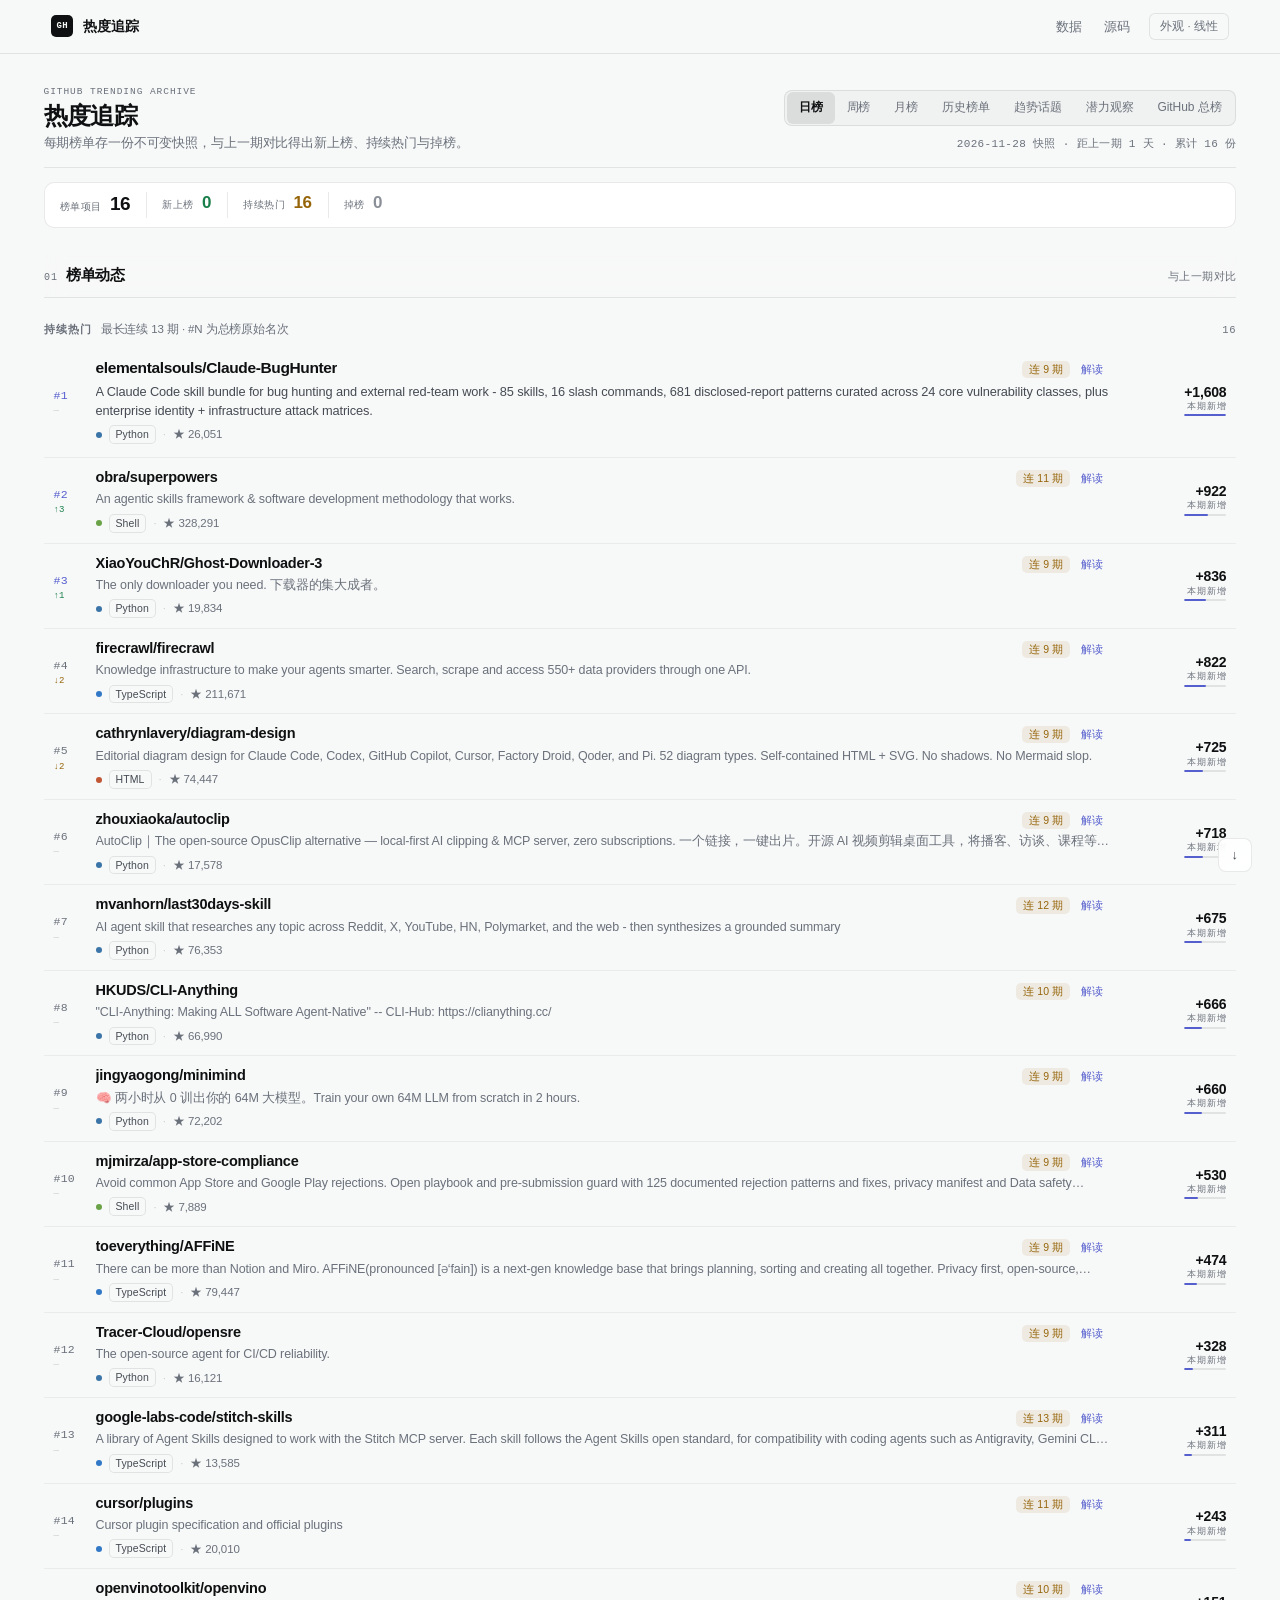
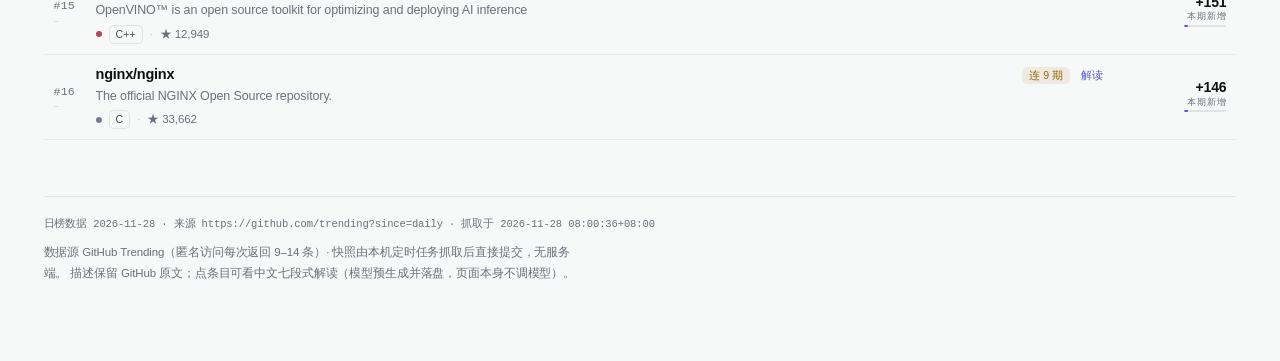
<file: index.html>
<!doctype html>
<html lang="zh-CN" data-skin="linear">
<head>
<meta charset="utf-8" />
<meta name="viewport" content="width=device-width, initial-scale=1" />
<title>GitHub 热度追踪 · 榜单归档</title>
<meta name="description" content="GitHub Trending 每期快照归档：新上榜、持续热门、掉榜，加上话题聚合与潜力观察。" />
<link rel="stylesheet" href="assets/styles.css?v=31" />
</head>
<body>
<header class="topbar">
  <a class="brand" href="./">
    <span class="brand-mark" aria-hidden="true">GH</span>
    <span class="brand-text">热度追踪</span>
  </a>
  <nav class="topnav" aria-label="站点导航">
    <button class="nav-link" id="dataLink" type="button">数据</button>
    <a class="nav-link" href="https://github.com/honor-99/github-trending" target="_blank" rel="noopener">源码</a>
    <button class="nav-pill" id="skinToggle" type="button" aria-label="切换外观">外观 · 线性</button>
  </nav>
</header>

<main class="shell" id="top">

  <section class="console-head">
    <div class="console-title">
      <p class="eyebrow">GitHub Trending Archive</p>
      <h1>热度追踪</h1>
      <p class="console-lede">每期榜单存一份不可变快照，与上一期对比得出新上榜、持续热门与掉榜。</p>
    </div>
    <div class="console-tools">
      <div class="segmented" role="tablist" aria-label="榜单周期">
        <span class="seg-indicator" aria-hidden="true"></span>
        <button role="tab" data-period="daily" aria-selected="true">日榜</button>
        <button role="tab" data-period="weekly" aria-selected="false">周榜</button>
        <button role="tab" data-period="monthly" aria-selected="false">月榜</button>
        <button role="tab" data-period="history" aria-selected="false">历史榜单</button>
        <button role="tab" data-period="topics" aria-selected="false">趋势话题</button>
        <button role="tab" data-period="potential" aria-selected="false">潜力观察</button>
        <button role="tab" data-period="github" aria-selected="false">GitHub 总榜</button>
      </div>
      <p class="console-status" id="controlsMeta"></p>
    </div>
  </section>

  <section class="kpis" id="kpis" aria-live="polite"></section>

  <p class="notice" id="notice" hidden></p>

  <div class="board-grid board-grid--wide">

    <section class="col col--rank" id="rankCol">
      <header class="col-head">
        <span class="col-index">01</span>
        <h2 id="rankTitle">榜单动态</h2>
        <span class="col-hint" id="rankHint">与上一期对比</span>
      </header>

      <section class="block" id="block-history" hidden>
        <div class="block-head">
          <div class="block-title">
            <h3>全部上榜项目</h3>
            <span class="block-sub" id="histSub"></span>
          </div>
          <span class="block-count" id="histCount"></span>
        </div>
        <ol class="list" id="list-history"></ol>
      </section>

      <section class="block" id="block-github" hidden>
        <div class="block-head">
          <div class="block-title">
            <h3>按 star 总数</h3>
            <span class="block-sub" id="ghSub"></span>
          </div>
          <button class="block-refresh" id="ghRefresh" type="button">重新拉取</button>
        </div>
        <ol class="list" id="list-github"></ol>
      </section>

      <section class="block" id="block-new" hidden>
        <div class="block-head">
          <div class="block-title">
            <h3>新上榜</h3>
            <span class="block-sub" id="newSub"></span>
          </div>
          <span class="block-count" id="newCount"></span>
        </div>
        <ol class="list" id="list-new"></ol>
      </section>

      <section class="block" id="block-hot" hidden>
        <div class="block-head">
          <div class="block-title">
            <h3>持续热门</h3>
            <span class="block-sub" id="hotSub"></span>
          </div>
          <span class="block-count" id="hotCount"></span>
        </div>
        <ol class="list" id="list-hot"></ol>
      </section>

      <section class="block" id="block-drop" hidden>
        <div class="block-head">
          <div class="block-title">
            <h3>掉榜</h3>
            <span class="block-sub" id="dropSub"></span>
          </div>
          <span class="block-count" id="dropCount"></span>
        </div>
        <ol class="list list--muted" id="list-drop"></ol>
      </section>

      <section class="block" id="block-empty" hidden>
        <p class="empty" id="emptyText"></p>
      </section>
    </section>

    <section class="col col--topics" id="topics" hidden>
      <header class="col-head">
        <span class="col-index">02</span>
        <h2>趋势话题</h2>
        <span class="col-hint" id="topicsSub"></span>
      </header>
      <div class="topic-list" id="topicList"></div>
      <p class="col-note" id="topicsNote"></p>
    </section>

    <section class="col col--potential" id="potential" hidden>
      <header class="col-head">
        <span class="col-index">03</span>
        <h2>潜力观察</h2>
        <span class="col-hint" id="potentialSub"></span>
      </header>
      <ol class="list" id="potentialList"></ol>
      <p class="col-note" id="potentialNote"></p>
    </section>

  </div>

  <footer class="foot">
    <p id="footSource"></p>
    <p class="foot-dim">
      数据源 GitHub Trending（匿名访问每次返回 9–14 条）· 快照由本机定时任务抓取后直接提交，无服务端。
      描述保留 GitHub 原文；点条目可看中文七段式解读（模型预生成并落盘，页面本身不调模型）。
    </p>
  </footer>
</main>

<div class="drawer" id="drawer" hidden>
  <div class="drawer-backdrop" data-close></div>
  <aside class="drawer-panel" role="dialog" aria-modal="true" aria-labelledby="drawerTitle">
    <header class="drawer-head">
      <div class="drawer-head-main">
        <p class="eyebrow" id="drawerEyebrow">Project Notes</p>
        <h2 id="drawerTitle"></h2>
        <div class="meta" id="drawerMeta"></div>
      </div>
      <button class="drawer-close" data-close aria-label="关闭详情">✕</button>
    </header>
    <div class="drawer-body" id="drawerBody"></div>
  </aside>
</div>

<!-- 右下角快捷滚动 -->
<div class="scroll-jump">
  <button class="scroll-btn" id="toTop" type="button" aria-label="回到顶部" title="回到顶部">&#8593;</button>
  <button class="scroll-btn" id="toBottom" type="button" aria-label="回到底部" title="回到底部">&#8595;</button>
</div>

<script src="assets/app.js?v=32"></script>
</body>
</html>
</file>
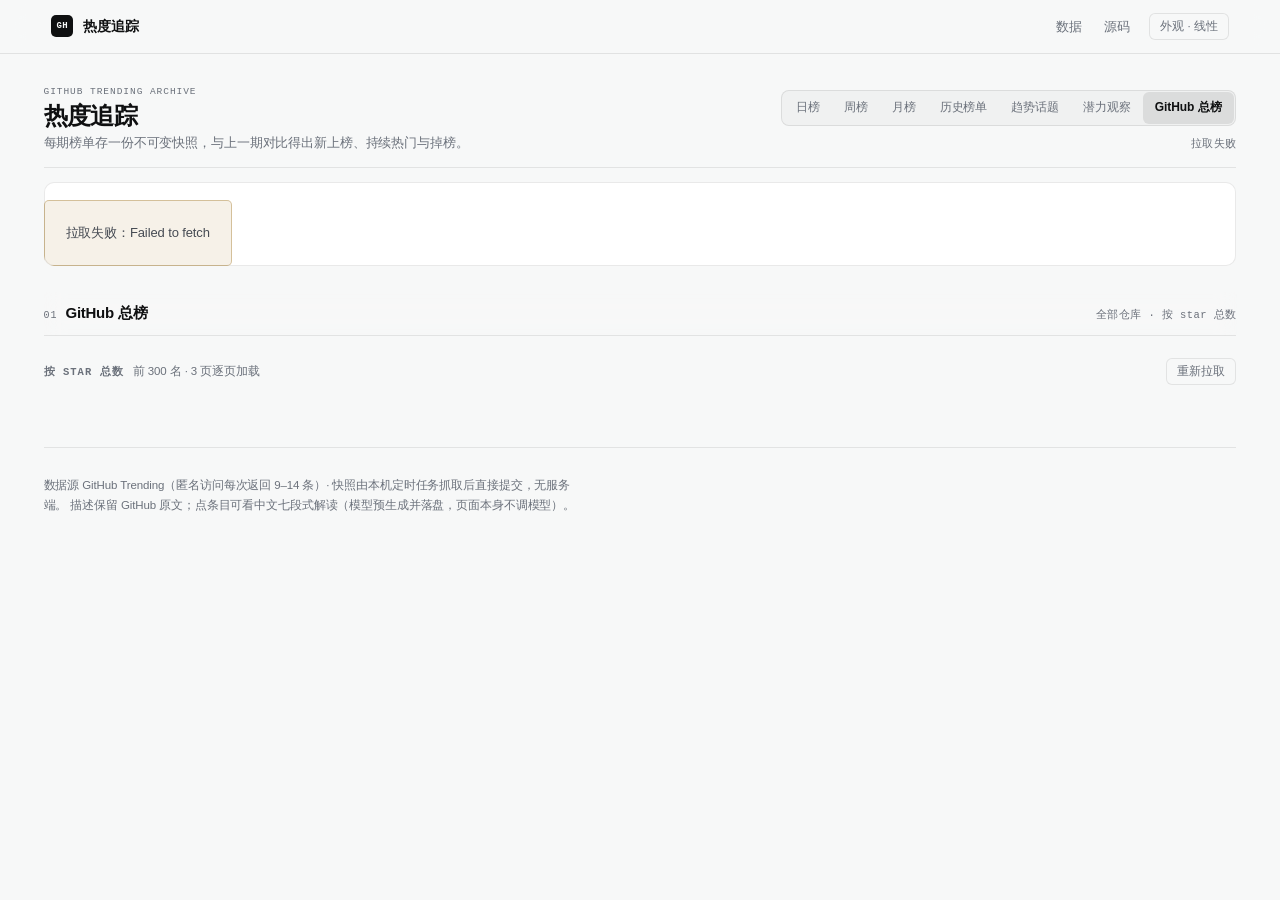
<file: stars.html>
<!doctype html>
<html lang="zh-CN">
<head>
<meta charset="utf-8" />
<meta name="viewport" content="width=device-width, initial-scale=1" />
<title>GitHub 总榜 · 已并入热度追踪</title>
<meta name="robots" content="noindex" />
<link rel="canonical" href="./?p=github" />
<meta http-equiv="refresh" content="0; url=./?p=github" />
<script>location.replace('./?p=github');</script>
<style>
  body { margin: 0; min-height: 100vh; display: grid; place-items: center;
         background: #f4f1ea; color: #1a1712;
         font: 15px/1.7 -apple-system, BlinkMacSystemFont, "PingFang SC", "Microsoft YaHei", sans-serif; }
  a { color: #a3402a; }
</style>
</head>
<body>
  <p>「GitHub 总榜」已并入热度追踪，正在跳转… 若没有自动跳转，请点 <a href="./?p=github">这里</a>。</p>
</body>
</html>
</file>
<file: assets/styles.css>
/* ─────────────────────────────────────────────────────────────
   GitHub 热度追踪 · Monitor 型控制台
   两套外观：paper（暖纸 / 衬线 / 砖红）· slate（冷灰 / 无衬线 / 靛蓝）
   材质：纸纹 + 环境光 + 发丝分隔线；动效：分层入场 + 弹性悬停
   ───────────────────────────────────────────────────────────── */

/* ════════ paper ════════ */
html[data-skin="paper"] {
  --bg: #f4f1ea;
  --bg-elevated: #fffdf8;
  --panel: #fffdf8;
  --ink: #1a1712;
  --ink-2: #4a4438;
  --muted: #8b8374;
  --line: rgba(26, 23, 18, .12);
  --line-strong: rgba(26, 23, 18, .2);
  --line-soft: rgba(26, 23, 18, .06);
  --rule: rgba(26, 23, 18, .15);
  --accent: #a3402a;
  --accent-soft: rgba(163, 64, 42, .09);
  --new: #2c6642;
  --new-bg: rgba(44, 102, 66, .1);
  --hot: #8f610d;
  --hot-bg: rgba(143, 97, 13, .1);
  --drop: #8b8374;
  --drop-bg: rgba(26, 23, 18, .045);
  --radius: 5px;
  --radius-sm: 3px;
  --ring: 0 0 0 1px var(--line);
  --shadow-card: 0 0 0 1px var(--line), 0 1px 1px rgba(52, 42, 26, .04),
                 0 22px 44px -34px rgba(52, 42, 26, .55);
  --shadow-lift: 0 0 0 1px var(--line-strong), 0 2px 4px rgba(52, 42, 26, .05),
                 0 26px 50px -34px rgba(52, 42, 26, .6);
  --glow-a: rgba(163, 64, 42, .07);
  --glow-b: rgba(180, 150, 90, .08);
  --grain-opacity: .045;
  --grain-blend: multiply;
  --sans: -apple-system, BlinkMacSystemFont, "Segoe UI", "PingFang SC", "Hiragino Sans GB",
          "Microsoft YaHei", "Noto Sans SC", Roboto, Helvetica, Arial, sans-serif;
  --serif: "Songti SC", "SimSun", "Noto Serif SC", "Source Han Serif SC", Georgia,
           "Times New Roman", serif;
  --mono: ui-monospace, SFMono-Regular, "SF Mono", Menlo, Consolas, "Liberation Mono", monospace;
  --head-font: var(--serif);
  --num-font: var(--serif);
  --h1-size: 38px;
  --kpi-radius: 7px;
}

@media (prefers-color-scheme: dark) {
  html[data-skin="paper"] {
    --bg: #121110;
    --bg-elevated: #1a1815;
    --panel: #1a1815;
    --ink: #f4efe4;
    --ink-2: #c5bdae;
    --muted: #948c7d;
    --line: rgba(244, 239, 228, .13);
    --line-strong: rgba(244, 239, 228, .24);
    --line-soft: rgba(244, 239, 228, .07);
    --rule: rgba(244, 239, 228, .17);
    --accent: #e2836a;
    --accent-soft: rgba(226, 131, 106, .14);
    --new: #7fc79f;
    --new-bg: rgba(127, 199, 159, .13);
    --hot: #e3b86c;
    --hot-bg: rgba(227, 184, 108, .13);
    --drop: #948c7d;
    --drop-bg: rgba(244, 239, 228, .07);
    --shadow-card: 0 0 0 1px var(--line), 0 24px 48px -36px rgba(0, 0, 0, .95);
    --shadow-lift: 0 0 0 1px var(--line-strong), 0 28px 54px -34px rgba(0, 0, 0, 1);
    --glow-a: rgba(226, 131, 106, .09);
    --glow-b: rgba(200, 170, 110, .06);
    --grain-opacity: .05;
    --grain-blend: screen;
  }
}

/* ════════ slate ════════ */
html[data-skin="slate"] {
  --bg: #f2f4f9;
  --bg-elevated: #ffffff;
  --panel: #ffffff;
  --ink: #0f131b;
  --ink-2: #414a5b;
  --muted: #727d90;
  --line: rgba(15, 19, 27, .1);
  --line-strong: rgba(15, 19, 27, .2);
  --line-soft: rgba(15, 19, 27, .045);
  --rule: rgba(15, 19, 27, .13);
  --accent: #4655cc;
  --accent-soft: rgba(70, 85, 204, .09);
  --new: #0d7448;
  --new-bg: rgba(13, 116, 72, .1);
  --hot: #8f500a;
  --hot-bg: rgba(143, 80, 10, .1);
  --drop: #727d90;
  --drop-bg: rgba(15, 19, 27, .05);
  --radius: 11px;
  --radius-sm: 7px;
  --ring: 0 0 0 1px var(--line);
  --shadow-card: 0 0 0 1px var(--line), 0 1px 2px rgba(15, 19, 27, .04),
                 0 24px 46px -34px rgba(15, 19, 27, .4);
  --shadow-lift: 0 0 0 1px var(--line-strong), 0 2px 5px rgba(15, 19, 27, .06),
                 0 28px 52px -32px rgba(15, 19, 27, .45);
  --glow-a: rgba(70, 85, 204, .07);
  --glow-b: rgba(120, 190, 230, .07);
  --grain-opacity: .03;
  --grain-blend: multiply;
  --sans: -apple-system, BlinkMacSystemFont, "Segoe UI", "PingFang SC", "Hiragino Sans GB",
          "Microsoft YaHei", "Noto Sans SC", Roboto, Helvetica, Arial, sans-serif;
  --serif: var(--sans);
  --mono: ui-monospace, SFMono-Regular, "SF Mono", Menlo, Consolas, "Liberation Mono", monospace;
  --head-font: var(--sans);
  --num-font: var(--mono);
  --h1-size: 30px;
  --kpi-radius: 13px;
}

@media (prefers-color-scheme: dark) {
  html[data-skin="slate"] {
    --bg: #090b10;
    --bg-elevated: #101319;
    --panel: #101319;
    --ink: #e9edf5;
    --ink-2: #aeb7c6;
    --muted: #78839a;
    --line: rgba(233, 237, 245, .1);
    --line-strong: rgba(233, 237, 245, .2);
    --line-soft: rgba(233, 237, 245, .055);
    --rule: rgba(233, 237, 245, .13);
    --accent: #8f9cff;
    --accent-soft: rgba(143, 156, 255, .14);
    --new: #4ade80;
    --new-bg: rgba(74, 222, 128, .12);
    --hot: #f3c268;
    --hot-bg: rgba(243, 194, 104, .12);
    --drop: #78839a;
    --drop-bg: rgba(233, 237, 245, .07);
    --shadow-card: 0 0 0 1px var(--line), 0 24px 48px -36px rgba(0, 0, 0, .95);
    --shadow-lift: 0 0 0 1px var(--line-strong), 0 30px 56px -34px rgba(0, 0, 0, 1);
    --glow-a: rgba(143, 156, 255, .1);
    --glow-b: rgba(90, 170, 220, .06);
    --grain-opacity: .045;
    --grain-blend: screen;
  }
}

/* ════════ 基底：材质与氛围 ════════ */
* { box-sizing: border-box; }
/* [hidden] 必须压过组件自己的 display（.col 是 display:grid，否则 hidden 形同虚设） */
[hidden] { display: none !important; }
html { -webkit-text-size-adjust: 100%; scroll-behavior: smooth; }

body {
  margin: 0;
  background-color: var(--bg);
  color: var(--ink);
  font-family: var(--sans);
  font-size: 15px;
  line-height: 1.6;
  letter-spacing: -.003em;
  -webkit-font-smoothing: antialiased;
  text-rendering: optimizeLegibility;
  position: relative;
  min-height: 100vh;
}

/* 环境光：左上暖、右上冷，固定不随滚动 */
body::before {
  content: "";
  position: fixed; inset: 0; z-index: 0; pointer-events: none;
  background:
    radial-gradient(58vw 42vh at 8% -6%, var(--glow-a), transparent 70%),
    radial-gradient(52vw 38vh at 96% -10%, var(--glow-b), transparent 72%);
}

/* 纸纹：极低透明度噪点，让纯色块不"数码" */
body::after {
  content: "";
  position: fixed; inset: 0; z-index: 0; pointer-events: none;
  opacity: var(--grain-opacity);
  mix-blend-mode: var(--grain-blend);
  background-image: url("data:image/svg+xml,%3Csvg xmlns='http://www.w3.org/2000/svg' width='180' height='180'%3E%3Cfilter id='n'%3E%3CfeTurbulence type='fractalNoise' baseFrequency='.82' numOctaves='3' stitchTiles='stitch'/%3E%3C/filter%3E%3Crect width='180' height='180' filter='url(%23n)'/%3E%3C/svg%3E");
}

.topbar, .shell, .drawer { position: relative; z-index: 1; }

a { color: inherit; text-decoration: none; }
button { font: inherit; color: inherit; }
::selection { background: var(--accent-soft); }
:focus-visible { outline: 2px solid var(--accent); outline-offset: 3px; border-radius: 2px; }

/* ════════ 顶栏 ════════ */
.topbar {
  position: sticky; top: 0; z-index: 40;
  display: flex; align-items: center; justify-content: space-between; gap: 24px;
  height: 58px; padding: 0 max(26px, 4vw);
  background: color-mix(in srgb, var(--bg) 76%, transparent);
  backdrop-filter: saturate(200%) blur(16px);
  border-bottom: 1px solid transparent;
  border-image: linear-gradient(to right, transparent, var(--line) 18%, var(--line) 82%, transparent) 1;
}
.brand { display: inline-flex; align-items: center; gap: 10px; }
.brand-mark {
  display: grid; place-items: center;
  width: 23px; height: 23px; border-radius: var(--radius-sm);
  background: var(--ink); color: var(--bg);
  font-family: var(--mono); font-size: 8.5px; font-weight: 700; letter-spacing: .04em;
}
.brand-text {
  font-family: var(--head-font);
  font-size: 15px; font-weight: 600; letter-spacing: -.012em;
}

.topnav { display: flex; align-items: center; gap: 4px; }
.nav-link {
  padding: 6px 10px; border: 0; border-radius: var(--radius-sm);
  background: transparent; cursor: pointer;
  font-size: 13px; font-weight: 500; color: var(--muted);
  transition: color .18s ease, background .18s ease;
}
.nav-link:hover { color: var(--ink); background: var(--line-soft); }
.nav-pill {
  margin-left: 6px; padding: 5px 13px;
  border: 0; border-radius: 999px; cursor: pointer;
  background: transparent; box-shadow: var(--ring);
  font-size: 12px; font-weight: 500; color: var(--muted);
  transition: color .18s ease, box-shadow .18s ease, background .18s ease;
}
.nav-pill:hover { color: var(--ink); background: var(--bg-elevated); box-shadow: 0 0 0 1px var(--line-strong); }

/* ════════ 页头 ════════ */
.shell {
  max-width: 1480px;
  margin: 0 auto;
  padding: 46px max(26px, 4vw) 88px;
}

.console-head {
  display: flex; align-items: flex-end; justify-content: space-between;
  gap: 32px; flex-wrap: wrap;
  padding-bottom: 26px;
  border-bottom: 1px solid var(--rule);
}
.console-title { display: grid; gap: 8px; min-width: 0; max-width: 60ch; }
.eyebrow {
  margin: 0;
  font-family: var(--mono);
  font-size: 10.5px; font-weight: 500;
  letter-spacing: .2em; text-transform: uppercase;
  color: var(--muted);
}
.console-title h1 {
  margin: 0;
  font-family: var(--head-font);
  font-size: var(--h1-size); font-weight: 600;
  letter-spacing: -.028em; line-height: 1.06;
}
html[data-skin="slate"] .console-title h1 { letter-spacing: -.045em; }
.console-lede {
  margin: 0;
  font-size: 14.5px; line-height: 1.7; color: var(--ink-2);
  max-width: 46ch;
}

.console-tools { display: grid; gap: 10px; justify-items: end; }
.console-status {
  margin: 0;
  font-family: var(--mono);
  font-size: 11px; letter-spacing: .03em; color: var(--muted);
  font-variant-numeric: tabular-nums;
  /* 单行 + 省略号：不同 tab 的元信息长短不一，避免换行把页头撑高 */
  max-width: 100%; min-width: 0;
  white-space: nowrap; overflow: hidden; text-overflow: ellipsis;
}

/* 分段控件：滑动指示器 */
.segmented {
  position: relative;
  display: inline-flex; padding: 2px;
  border-radius: 999px;
  max-width: 100%; overflow-x: auto; scrollbar-width: none;
  background: var(--bg-elevated);
  box-shadow: var(--ring), inset 0 1px 0 rgba(255, 255, 255, .4);
}
.segmented::-webkit-scrollbar { display: none; }
html[data-skin="paper"] .segmented { border-radius: var(--radius-sm); }
.seg-indicator {
  position: absolute; top: 2px; left: 2px; height: calc(100% - 4px);
  border-radius: 999px; background: var(--ink);
  transition: transform .34s cubic-bezier(.22, .8, .24, 1), width .34s cubic-bezier(.22, .8, .24, 1);
  z-index: 0;
}
html[data-skin="paper"] .seg-indicator { border-radius: var(--radius-sm); }
.segmented button {
  position: relative; z-index: 1;
  flex: 0 0 auto; white-space: nowrap;
  padding: 6px 16px; border: 0; border-radius: 999px; cursor: pointer;
  background: transparent;
  font-size: 12.5px; font-weight: 500; color: var(--muted);
  transition: color .22s ease;
}
html[data-skin="paper"] .segmented button { border-radius: var(--radius-sm); }
.segmented button:hover { color: var(--ink); }
.segmented button[aria-selected="true"] { color: var(--bg); font-weight: 600; }

/* ════════ KPI 账条 ════════ */
.kpis {
  display: grid;
  grid-template-columns: 1.45fr 1fr 1fr 1fr;
  margin-top: 28px;
  border-radius: var(--kpi-radius);
  background: var(--bg-elevated);
  box-shadow: var(--shadow-card);
  overflow: hidden;
  min-height: 141px;
  position: relative;
}
/* 读取中：保留骨架占位，只做微光扫过，尺寸不变 */
.kpis.is-loading .kpi { opacity: .45; transition: opacity .2s ease; }
.kpis.is-loading::after {
  content: ""; position: absolute; inset: 0; pointer-events: none;
  background: linear-gradient(100deg, transparent 15%,
    color-mix(in srgb, var(--bg) 55%, transparent) 50%, transparent 85%);
  animation: kpi-sweep 1.1s linear infinite;
}
@keyframes kpi-sweep { from { transform: translateX(-100%); } to { transform: translateX(100%); } }
@media (prefers-reduced-motion: reduce) {
  .kpis.is-loading::after { animation: none; }
}
.kpi { padding: 18px 22px 20px; min-width: 0; position: relative; }
.kpi + .kpi::before {
  content: ""; position: absolute; left: 0; top: 14px; bottom: 14px; width: 1px;
  background: linear-gradient(to bottom, transparent, var(--line) 20%, var(--line) 80%, transparent);
}
.kpi-label {
  font-family: var(--mono); font-size: 10px; font-weight: 500;
  letter-spacing: .14em; text-transform: uppercase; color: var(--muted);
}
.kpi-value {
  margin-top: 6px;
  font-family: var(--num-font);
  font-size: 27px; font-weight: 600; letter-spacing: -.035em;
  font-variant-numeric: tabular-nums; line-height: 1;
}
.kpi:first-child .kpi-value { font-size: 40px; letter-spacing: -.045em; }
html[data-skin="slate"] .kpi-value { font-size: 25px; }
html[data-skin="slate"] .kpi:first-child .kpi-value { font-size: 36px; }
.kpi-hint {
  margin-top: 5px; font-size: 11.5px; color: var(--muted);
  /* 固定两行高度：切换 tab 时 KPI 条高度不变，避免页面跳动 */
  line-height: 18px; min-height: 36px; max-height: 36px;
  display: -webkit-box; -webkit-box-orient: vertical; -webkit-line-clamp: 2;
  overflow: hidden;
}
.kpi--new .kpi-value { color: var(--new); }
.kpi--hot .kpi-value { color: var(--hot); }
.kpi--drop .kpi-value { color: var(--drop); }
.kpis .notice { padding: 22px; }

.notice {
  margin: 18px 0 0; padding: 13px 17px;
  border-radius: var(--radius-sm);
  background: var(--hot-bg); color: var(--ink-2);
  font-size: 13px; line-height: 1.7;
  box-shadow: inset 2px 0 0 var(--hot);
}

/* ════════ 三列 ════════ */
.board-grid {
  display: grid; grid-template-columns: 1.32fr 1fr 1fr;
  align-items: start; gap: 0;
  margin-top: 34px;
}
.col { min-width: 0; display: grid; align-content: start; }

@media (min-width: 1181px) {
  .col { padding: 0 32px; }
  .col:first-child { padding-left: 0; }
  .col:last-child { padding-right: 0; }
  /* 分隔线两端渐隐，避免"三张表"的生硬感 */
  .col--topics::before, .col--potential::before {
    content: ""; position: absolute; left: 0; top: 0; bottom: 0; width: 1px;
    background: linear-gradient(to bottom, transparent, var(--line) 6%, var(--line) 88%, transparent);
  }
  .col--topics, .col--potential { position: relative; }
}

.col-head {
  position: sticky; top: 58px; z-index: 10;
  display: flex; align-items: baseline; gap: 10px;
  padding: 10px 0 11px; margin-bottom: 6px;
  background: color-mix(in srgb, var(--bg) 90%, transparent);
  backdrop-filter: saturate(170%) blur(12px);
  border-bottom: 1px solid var(--rule);
}
.col-index {
  font-family: var(--mono); font-size: 10px; font-weight: 500;
  letter-spacing: .12em; color: var(--accent);
}
.col-head h2 {
  margin: 0;
  font-family: var(--head-font);
  font-size: 17px; font-weight: 600; letter-spacing: -.022em;
}
html[data-skin="slate"] .col-head h2 { font-size: 15px; letter-spacing: -.01em; }
.col-hint {
  margin-left: auto;
  min-width: 0;
  font-family: var(--mono);
  font-size: 10px; letter-spacing: .04em; color: var(--muted);
  font-variant-numeric: tabular-nums;
  overflow: hidden; text-overflow: ellipsis; white-space: nowrap;
}
.col-note {
  margin: 18px 0 0; padding-top: 12px;
  border-top: 1px dashed var(--line-soft);
  font-size: 11.5px; line-height: 1.75; color: var(--muted);
}

/* ════════ 区块 ════════ */
.block { padding-top: 22px; }
.block-head {
  display: flex; align-items: baseline; justify-content: space-between;
  gap: 12px; margin-bottom: 8px;
}
.block-title { display: flex; align-items: baseline; gap: 9px; min-width: 0; }
.block-head h3 {
  margin: 0;
  font-family: var(--mono);
  font-size: 10.5px; font-weight: 600; letter-spacing: .16em;
  text-transform: uppercase; color: var(--muted);
}
.block-sub {
  min-width: 0;
  font-size: 11.5px; color: var(--muted);
  overflow: hidden; text-overflow: ellipsis; white-space: nowrap;
}
.block-count {
  flex: none;
  font-family: var(--mono); font-size: 10.5px; font-weight: 500;
  letter-spacing: .08em; color: var(--muted);
  font-variant-numeric: tabular-nums;
}

/* ════════ 条目 ════════ */
.list { list-style: none; margin: 0; padding: 0; }

.item {
  position: relative;
  display: grid;
  grid-template-columns: 28px minmax(0, 1fr) auto;
  align-items: start; gap: 14px;
  padding: 14px 12px 15px;
  border-radius: var(--radius-sm);
  border-bottom: 1px solid var(--line-soft);
  transition: background .24s ease, box-shadow .24s ease, transform .24s cubic-bezier(.22,.8,.24,1);
  animation: rise .52s cubic-bezier(.22, .8, .24, 1) both;
  animation-delay: calc(70ms + var(--i, 0) * 26ms);
}
.item:last-child { border-bottom: 0; }
.item--clickable { cursor: pointer; }
.item--clickable:hover {
  background: var(--bg-elevated);
  box-shadow: var(--shadow-lift);
  transform: translateY(-1px);
  border-bottom-color: transparent;
  z-index: 2;
}
.item--clickable:focus-visible { outline: 2px solid var(--accent); outline-offset: -2px; }
.list--muted .item { opacity: .62; }
.list--muted .item:hover { opacity: 1; }

/* 首条：编辑部式的"头条"处理 */
.item--lead { padding-top: 18px; padding-bottom: 20px; }
.item--lead::after {
  content: ""; position: absolute; left: 12px; right: 12px; bottom: 0; height: 1px;
  background: linear-gradient(to right, var(--line-strong), transparent 70%);
}
.item--lead .name { font-size: 18px; letter-spacing: -.03em; line-height: 1.25; }
html[data-skin="slate"] .item--lead .name { font-size: 17px; }
.item--lead .desc { -webkit-line-clamp: 3; font-size: 13px; color: var(--ink-2); }
.item--lead .rank { font-size: 12px; }

.rank {
  font-family: var(--mono); font-size: 11px; font-weight: 500;
  color: var(--muted); font-variant-numeric: tabular-nums;
  padding-top: 3px; letter-spacing: .04em;
  transition: color .2s ease;
}
.item:nth-child(-n+3) .rank { color: var(--accent); }
.item--clickable:hover .rank { color: var(--accent); }

.item-main { min-width: 0; display: grid; gap: 5px; }

.name {
  font-size: 15px; font-weight: 600; letter-spacing: -.014em;
  line-height: 1.35; word-break: break-word;
}
a.name:hover { color: var(--accent); }
.name-row { display: flex; align-items: baseline; justify-content: space-between; gap: 12px; }

.desc {
  margin: 0;
  font-size: 12.8px; line-height: 1.65; color: var(--muted);
  display: -webkit-box; -webkit-line-clamp: 2; -webkit-box-orient: vertical;
  overflow: hidden;
}

.meta {
  display: flex; flex-wrap: wrap; align-items: center; gap: 8px;
  margin-top: 2px;
  font-size: 11.5px; color: var(--muted);
  font-variant-numeric: tabular-nums;
}
.dot-sep::before { content: "·"; margin-right: 8px; color: var(--line-strong); }

.lang-dot {
  width: 7px; height: 7px; border-radius: 50%;
  background: var(--lang, var(--muted)); flex: none;
  box-shadow: 0 0 0 2px color-mix(in srgb, var(--lang, var(--muted)) 16%, transparent);
}
.lang-dot[data-lang="typescript"] { --lang: #3178c6; }
.lang-dot[data-lang="javascript"] { --lang: #ddb52f; }
.lang-dot[data-lang="python"] { --lang: #3b74a6; }
.lang-dot[data-lang="rust"] { --lang: #b9704c; }
.lang-dot[data-lang="go"] { --lang: #43a0c4; }
.lang-dot[data-lang="java"] { --lang: #a95f2e; }
.lang-dot[data-lang="c"] { --lang: #767b84; }
.lang-dot[data-lang="c++"] { --lang: #b9435f; }
.lang-dot[data-lang="c#"] { --lang: #3d7a4b; }
.lang-dot[data-lang="shell"] { --lang: #6aa347; }
.lang-dot[data-lang="ruby"] { --lang: #9c3830; }
.lang-dot[data-lang="php"] { --lang: #5a67a0; }
.lang-dot[data-lang="css"] { --lang: #674a95; }
.lang-dot[data-lang="scss"] { --lang: #a9557f; }
.lang-dot[data-lang="html"] { --lang: #c15634; }
.lang-dot[data-lang="swift"] { --lang: #c65834; }
.lang-dot[data-lang="kotlin"] { --lang: #7f5fb5; }
.lang-dot[data-lang="dart"] { --lang: #2a93a8; }
.lang-dot[data-lang="vue"] { --lang: #3d9270; }
.lang-dot[data-lang="zig"] { --lang: #b8823c; }
.lang-dot[data-lang="lua"] { --lang: #4e5c85; }
.lang-dot[data-lang="jupyter"] { --lang: #b8752c; }
.lang-dot[data-lang="astro"] { --lang: #ac5537; }
.lang-dot[data-lang="svelte"] { --lang: #b84230; }
.lang-dot[data-lang="elixir"] { --lang: #74478a; }
.lang-dot[data-lang="haskell"] { --lang: #584e74; }
.lang-dot[data-lang="dockerfile"] { --lang: #35709c; }

.gain-bar {
  display: inline-block; width: 52px; height: 3px;
  border-radius: 999px; overflow: hidden;
  background: var(--line-soft); vertical-align: middle;
}
.gain-fill {
  display: block; height: 100%; border-radius: 999px;
  background: linear-gradient(90deg, color-mix(in srgb, var(--accent) 38%, transparent), var(--accent));
  transition: width .6s cubic-bezier(.22, .8, .24, 1);
}

.badge {
  display: inline-flex; align-items: center;
  padding: 2px 8px; border-radius: 999px;
  font-size: 10.5px; font-weight: 500; letter-spacing: .01em;
  background: var(--drop-bg); color: var(--drop);
  white-space: nowrap;
}
.badge--lang { background: transparent; color: var(--ink-2); padding: 0 2px 0 0; }
.badge--new { background: var(--new-bg); color: var(--new); }
.badge--hot { background: var(--hot-bg); color: var(--hot); }
.badge--drop { background: var(--drop-bg); color: var(--drop); }
.badge--up { background: var(--new-bg); color: var(--new); }
.badge--down { background: var(--hot-bg); color: var(--hot); }
.badge--ai { background: var(--accent-soft); color: var(--accent); }
/* 历史榜单：实时 star 数字用强调色 + 一个弱化小标，避免与快照值抢视觉 */
.live-star { color: var(--accent); font-variant-numeric: tabular-nums; }
.badge--live {
  background: var(--accent-soft); color: var(--accent);
  font-size: 9.5px; letter-spacing: .04em;
}
html[data-skin="linear"] .badge--live { box-shadow: none; }
.badge--period {
  background: transparent; color: var(--ink-2);
  box-shadow: inset 0 0 0 1px var(--line);
}

.score {
  flex: none;
  font-family: var(--num-font); font-size: 13px; font-weight: 600;
  color: var(--accent); font-variant-numeric: tabular-nums;
  padding: 2px 8px; border-radius: 999px;
  background: var(--accent-soft);
}

.empty {
  margin: 20px 0; padding: 24px;
  border-radius: var(--radius);
  background: var(--bg-elevated);
  box-shadow: var(--shadow-card);
  font-size: 13px; line-height: 1.8; color: var(--muted);
}

/* ════════ 话题 ════════ */
.topic-list { display: grid; gap: 20px; padding-top: 18px; }
.topic {
  display: grid; gap: 7px;
  animation: rise .52s cubic-bezier(.22, .8, .24, 1) both;
  animation-delay: calc(90ms + var(--i, 0) * 34ms);
}
.topic-head { display: flex; align-items: baseline; justify-content: space-between; gap: 12px; }
.topic-name {
  font-family: var(--head-font);
  font-size: 14px; font-weight: 600; letter-spacing: -.014em;
}
html[data-skin="slate"] .topic-name { font-size: 13px; }
.topic-stat {
  flex: none;
  font-family: var(--mono); font-size: 10px; letter-spacing: .06em;
  color: var(--muted); font-variant-numeric: tabular-nums;
}
.topic-bar {
  height: 6px; border-radius: 999px; overflow: hidden;
  background: var(--line-soft);
}
.topic-fill {
  display: block; height: 100%; border-radius: 999px;
  background: linear-gradient(90deg, color-mix(in srgb, var(--accent) 32%, transparent), var(--accent));
  transition: width .7s cubic-bezier(.22, .8, .24, 1);
}
html[data-skin="paper"] .topic-bar, html[data-skin="paper"] .topic-fill { border-radius: 1px; }
.topic-meta {
  display: flex; flex-wrap: wrap; align-items: center; gap: 8px;
  font-size: 11px; color: var(--muted); font-variant-numeric: tabular-nums;
}
.topic-repos { display: flex; flex-wrap: wrap; gap: 6px; }
.chip {
  padding: 3px 9px; border-radius: 999px; cursor: pointer;
  border: 0; background: transparent; box-shadow: var(--ring);
  font-size: 11px; color: var(--ink-2); font-weight: 500;
  max-width: 100%; overflow: hidden; text-overflow: ellipsis; white-space: nowrap;
  transition: color .18s ease, box-shadow .18s ease, background .18s ease, transform .18s ease;
}
.chip:hover {
  color: var(--accent); background: var(--accent-soft);
  box-shadow: 0 0 0 1px color-mix(in srgb, var(--accent) 55%, transparent);
  transform: translateY(-1px);
}

/* ════════ 页脚 ════════ */
.foot {
  margin-top: 64px; padding-top: 22px;
  border-top: 1px solid var(--rule);
  display: grid; gap: 9px;
}
.foot p { margin: 0; font-size: 11.5px; line-height: 1.8; color: var(--muted); }
.foot #footSource { font-family: var(--mono); font-size: 10.5px; font-variant-numeric: tabular-nums; }
.foot-dim { max-width: 86ch; }

/* ════════ 抽屉 ════════ */
.drawer { position: fixed; inset: 0; z-index: 60; }
.drawer-backdrop {
  position: absolute; inset: 0;
  background: color-mix(in srgb, var(--ink) 30%, transparent);
  backdrop-filter: blur(2px);
  opacity: 0; transition: opacity .26s ease;
}
.drawer.is-open .drawer-backdrop { opacity: 1; }
.drawer-panel {
  position: absolute; top: 0; right: 0; bottom: 0;
  width: min(640px, 100%);
  display: flex; flex-direction: column;
  background: var(--bg-elevated);
  box-shadow: inset 1px 0 0 var(--line), -40px 0 80px -50px rgba(0, 0, 0, .6);
  transform: translateX(22px); opacity: .2;
  transition: transform .34s cubic-bezier(.22, .8, .24, 1), opacity .26s ease;
}
.drawer.is-open .drawer-panel { transform: none; opacity: 1; }
.drawer-head {
  display: flex; align-items: flex-start; justify-content: space-between;
  gap: 16px; padding: 24px 28px 18px;
  border-bottom: 1px solid var(--rule);
}
.drawer-head-main { min-width: 0; }
.drawer-head h2 {
  margin: 9px 0 10px;
  font-family: var(--head-font);
  font-size: 22px; font-weight: 600; letter-spacing: -.028em;
  line-height: 1.28; word-break: break-word;
}
.drawer-close {
  flex: none; width: 30px; height: 30px; border-radius: 999px;
  border: 0; box-shadow: var(--ring); background: transparent;
  color: var(--muted); font-size: 12px; cursor: pointer;
  transition: color .18s ease, background .18s ease, transform .18s ease;
}
.drawer-close:hover { color: var(--ink); background: var(--line-soft); transform: rotate(90deg); }
.drawer-body { padding: 24px 28px 48px; overflow-y: auto; }
.drawer-body > * { animation: rise .4s cubic-bezier(.22, .8, .24, 1) both; }
.drawer-body > *:nth-child(1) { animation-delay: 40ms; }
.drawer-body > *:nth-child(2) { animation-delay: 80ms; }
.drawer-body > *:nth-child(3) { animation-delay: 110ms; }
.drawer-body > *:nth-child(n+4) { animation-delay: 140ms; }

.quote {
  margin: 0 0 26px; padding: 18px 20px;
  border-radius: var(--radius);
  background: var(--accent-soft);
  box-shadow: inset 2px 0 0 var(--accent);
}
.quote-label {
  margin: 0 0 7px;
  font-family: var(--mono); font-size: 9.5px; font-weight: 500;
  letter-spacing: .2em; text-transform: uppercase; color: var(--accent);
}
.quote-text {
  margin: 0;
  font-family: var(--head-font);
  font-size: 16.5px; font-weight: 550; line-height: 1.55; letter-spacing: -.016em;
}

.sec-title {
  margin: 28px 0 10px;
  font-family: var(--mono);
  font-size: 10px; font-weight: 500; letter-spacing: .18em;
  text-transform: uppercase; color: var(--muted);
}
.sec-title:first-child { margin-top: 0; }
.sec-text { margin: 0; color: var(--ink-2); font-size: 14px; line-height: 1.82; }
.sec-text--dim { color: var(--muted); font-size: 13px; }

.sec-list { list-style: none; margin: 0; padding: 0; display: grid; gap: 10px; }
.sec-item { display: grid; grid-template-columns: 18px minmax(0, 1fr); gap: 10px; align-items: start; }
.sec-mark {
  display: grid; place-items: center;
  width: 18px; height: 18px; margin-top: 3px;
  border-radius: 4px; font-size: 10px; font-weight: 600;
  background: var(--line-soft); color: var(--ink-2);
  font-variant-numeric: tabular-nums;
}
.sec-list--check .sec-mark { background: var(--new-bg); color: var(--new); }
.sec-list--number .sec-mark { background: var(--accent-soft); color: var(--accent); }
.sec-list--warn .sec-mark { background: var(--hot-bg); color: var(--hot); }
.sec-item-text { color: var(--ink-2); font-size: 13.5px; line-height: 1.75; }

.prov {
  display: flex; flex-wrap: wrap; align-items: center; gap: 10px;
  margin-top: 30px; padding-top: 16px;
  border-top: 1px dashed var(--line);
}
.prov-text {
  font-family: var(--mono); font-size: 10px;
  letter-spacing: .03em; color: var(--muted);
  font-variant-numeric: tabular-nums;
}

.drawer-actions { display: flex; flex-wrap: wrap; gap: 9px; margin-top: 22px; }
.btn {
  display: inline-flex; align-items: center; justify-content: center;
  padding: 8px 18px; border-radius: 999px;
  font-size: 12.5px; font-weight: 550;
  border: 0; cursor: pointer;
  transition: opacity .18s ease, transform .18s cubic-bezier(.22,.8,.24,1);
}
.btn:hover { transform: translateY(-1px); opacity: .9; }
.btn--primary { background: var(--ink); color: var(--bg); }
.btn--ghost { background: transparent; color: var(--ink-2); box-shadow: var(--ring); }

/* ════════ 数据说明 ════════ */
.stat-grid { display: grid; grid-template-columns: repeat(3, minmax(0, 1fr)); gap: 10px; }
.stat {
  padding: 14px 16px; border-radius: var(--radius-sm);
  background: var(--bg); box-shadow: var(--ring);
}
.stat-value {
  font-family: var(--num-font); font-size: 19px; font-weight: 600;
  letter-spacing: -.025em; font-variant-numeric: tabular-nums;
}
.stat-label {
  margin-top: 4px;
  font-family: var(--mono); font-size: 9.5px; letter-spacing: .12em;
  text-transform: uppercase; color: var(--muted);
}

.data-table { width: 100%; border-collapse: collapse; font-size: 12.5px; font-variant-numeric: tabular-nums; }
.data-table th {
  text-align: left; font-weight: 500; font-size: 9.5px;
  font-family: var(--mono); letter-spacing: .14em; text-transform: uppercase;
  color: var(--muted); padding: 8px 10px 9px 0;
  border-bottom: 1px solid var(--line);
}
.data-table td { padding: 10px 10px 10px 0; border-bottom: 1px solid var(--line-soft); color: var(--ink-2); }
.data-table td.num { text-align: right; padding-right: 0; }

.field-list { margin: 0; display: grid; gap: 10px; }
.field-key { font-family: var(--mono); font-size: 11px; color: var(--accent); }
.field-desc { margin: 0 0 5px; font-size: 13px; line-height: 1.7; color: var(--ink-2); }

/* ════════ 动效 ════════ */
@keyframes rise {
  from { opacity: 0; transform: translateY(7px); }
  to { opacity: 1; transform: none; }
}

/* ════════ 响应式 ════════ */
@media (max-width: 1180px) {
  .board-grid { grid-template-columns: 1fr 1fr; gap: 26px; }
  .col--rank { grid-column: 1 / -1; }
  .col--rank .list { display: grid; grid-template-columns: 1fr 1fr; column-gap: 24px; }
  .kpis { grid-template-columns: 1.3fr 1fr 1fr 1fr; }
  .kpi:first-child .kpi-value { font-size: 34px; }
}

@media (max-width: 900px) {
  .console-head { align-items: flex-start; }
  .console-tools { justify-items: start; }
  .shell { padding-top: 34px; }
}

@media (max-width: 820px) {
  .board-grid { grid-template-columns: 1fr; gap: 30px; }
  .col--rank .list { display: block; }
  .col-head { position: static; backdrop-filter: none; }
  .kpis { grid-template-columns: repeat(2, minmax(0, 1fr)); min-height: 259px; }
  .kpi + .kpi::before { display: none; }
  .kpi:nth-child(even) { box-shadow: inset 1px 0 0 var(--line-soft); }
  .kpi:nth-child(n+3) { box-shadow: inset 0 1px 0 var(--line-soft); }
  .kpi:nth-child(even):nth-child(n+3) {
    box-shadow: inset 1px 0 0 var(--line-soft), inset 0 1px 0 var(--line-soft);
  }
  .kpi:first-child .kpi-value { font-size: 30px; }
  .stat-grid { grid-template-columns: repeat(2, minmax(0, 1fr)); }
  .item { grid-template-columns: 24px minmax(0, 1fr); }
  .item > .badge { grid-column: 2; justify-self: start; }
}

@media (max-width: 560px) {
  .shell { padding: 28px 16px 64px; }
  .topbar { padding: 0 16px; height: 54px; }
  .console-title h1 { font-size: 28px; }
  .console-lede { font-size: 13.5px; }
  .drawer-panel { width: 100%; }
  .drawer-head { padding: 20px 20px 16px; }
  .drawer-body { padding: 20px 20px 40px; }
  .brand-text { font-size: 14px; }
  .nav-link { padding: 6px 8px; font-size: 12.5px; }
  .nav-pill { padding: 4px 10px; font-size: 11px; }
  .desc { -webkit-line-clamp: 3; }
  /* 移动端触控目标 ≥ 44px */
  .chip { padding: 6px 11px; }
  .segmented button { padding: 7px 14px; }
}

@media (prefers-reduced-motion: reduce) {
  *, *::before, *::after {
    animation-duration: .001ms !important;
    animation-delay: 0ms !important;
    transition-duration: .001ms !important;
  }
  html { scroll-behavior: auto; }
}

/* ════════ Star 总榜（独立页面 · 浏览器端直连 API · 不归档）════════ */
/* 双类名提高特异性，避免被 ≤1180 / ≤820 的 .board-grid 单列/双列规则覆盖 */
.board-grid.board-grid--single { grid-template-columns: 1fr; gap: 0; }
.board-grid.board-grid--single > .col { padding: 0; }

/* 历史榜单 / GitHub 总榜：整列占满三列 */
.board-grid.board-grid--wide { grid-template-columns: 1fr; gap: 0; }
.board-grid.board-grid--wide > .col { padding: 0; }
.board-grid.board-grid--wide .col::before { display: none; }

/* GitHub 总榜刷新中：保留旧列表，只做淡化，避免页面高度塌缩再撑开 */
#list-github.is-loading { opacity: .4; transition: opacity .2s ease; }

/* 右下角快捷滚动 */
.scroll-jump {
  position: fixed; right: max(18px, 2.2vw); bottom: max(18px, 2.2vw);
  z-index: 45; display: grid; gap: 8px; justify-items: center;
}
.scroll-btn {
  width: 38px; height: 38px; display: grid; place-items: center;
  border: 0; border-radius: 50%; cursor: pointer;
  background: color-mix(in srgb, var(--bg-elevated) 90%, transparent);
  color: var(--ink-2);
  box-shadow: var(--ring), 0 8px 20px -12px rgba(30, 24, 16, .55);
  backdrop-filter: blur(8px) saturate(160%);
  font-family: var(--mono); font-size: 15px; line-height: 1;
  transition: color .18s ease, transform .18s ease, opacity .2s ease, box-shadow .18s ease;
}
.scroll-btn:hover {
  color: var(--accent); transform: translateY(-1px);
  box-shadow: 0 0 0 1px var(--line-strong), 0 10px 24px -14px rgba(30, 24, 16, .6);
}
.scroll-btn.is-off { opacity: 0; pointer-events: none; transform: scale(.9); }
@media (max-width: 560px) {
  .scroll-jump { right: 14px; bottom: 14px; gap: 6px; }
  .scroll-btn { width: 34px; height: 34px; font-size: 14px; }
}

.block-refresh {
  flex: none;
  padding: 4px 12px; border: 0; border-radius: 999px; cursor: pointer;
  background: transparent; box-shadow: var(--ring);
  font-size: 11.5px; font-weight: 500; color: var(--muted);
  transition: color .18s ease, box-shadow .18s ease, background .18s ease;
}
.block-refresh:hover:not(:disabled) { color: var(--ink); background: var(--bg-elevated); box-shadow: 0 0 0 1px var(--line-strong); }
.block-refresh:disabled { opacity: .45; cursor: progress; }
@media (max-width: 560px) {
  .segmented button { padding: 7px 10px; font-size: 12px; }
}

.stars-count {
  justify-self: end; text-align: right;
  font-family: var(--mono); font-size: 14px; font-weight: 600;
  letter-spacing: -.01em; font-variant-numeric: tabular-nums; color: var(--ink);
  padding-top: 2px; white-space: nowrap;
}
.stars-count small {
  display: block; margin-top: 2px;
  font-size: 9px; font-weight: 500; letter-spacing: .12em;
  text-transform: uppercase; color: var(--muted);
}
.item--lead .stars-count { font-size: 16px; }
.item--clickable:hover .stars-count { color: var(--accent); }

#rateStatus.is-low { color: var(--hot); }
#rateStatus.is-empty { color: var(--accent); }

@media (max-width: 520px) {
  .stars-count { font-size: 12px; }
  .stars-count small { letter-spacing: .08em; }
}

/* ≤820 时 .item 收成两列（24px + 1fr），star 数改到名称下方一行显示 */
@media (max-width: 820px) {
  .item > .stars-count {
    grid-column: 2; justify-self: start; text-align: left; padding-top: 0;
  }
  .stars-count { font-size: 12.5px; }
  .stars-count small { display: inline; margin: 0 0 0 4px; letter-spacing: .1em; }
  .item--lead .stars-count { font-size: 14px; }
}

/* ════════════════════════════════════════════════════════════
   皮肤：linear（2026-11-12 视觉重做）
   ─ 语言：Linear 式「精确工程感」：冷调中性灰 + 单一靛紫强调色
   ─ 层级：靠表面亮度递进 + 半透明发丝描边，不靠投影/辉光
   ─ 去掉：环境光、纸纹、左侧强调色条、卡片投影、位移式 hover
   ════════════════════════════════════════════════════════════ */
html[data-skin="linear"] {
  --bg: #f7f8f8;
  --bg-elevated: #ffffff;
  --panel: #ffffff;
  --ink: #0f1011;
  --ink-2: #464b53;
  --muted: #6b717b;
  --line: rgba(16, 17, 18, .09);
  --line-strong: rgba(16, 17, 18, .18);
  --line-soft: rgba(16, 17, 18, .05);
  --rule: rgba(16, 17, 18, .1);
  --accent: #565fce;
  --accent-soft: rgba(86, 95, 206, .09);
  --new: #1a7f4b;
  --new-bg: rgba(26, 127, 75, .09);
  --hot: #96650a;
  --hot-bg: rgba(150, 101, 10, .09);
  --drop: #8a8f98;
  --drop-bg: rgba(16, 17, 18, .05);
  --radius: 8px;
  --radius-sm: 5px;
  --ring: 0 0 0 1px var(--line);
  --shadow-card: 0 0 0 1px var(--line);
  --shadow-lift: 0 0 0 1px var(--line-strong);
  --glow-a: transparent;
  --glow-b: transparent;
  --grain-opacity: 0;
  --grain-blend: normal;
  --sans: -apple-system, BlinkMacSystemFont, "Segoe UI Variable Display", "Segoe UI",
          "PingFang SC", "Hiragino Sans GB", "Microsoft YaHei", "Noto Sans SC", Roboto,
          Helvetica, Arial, sans-serif;
  --serif: var(--sans);
  --mono: ui-monospace, "SF Mono", "Cascadia Mono", "Cascadia Code", Menlo, Consolas,
          "Liberation Mono", "Noto Sans Mono", monospace;
  --head-font: var(--sans);
  --num-font: var(--sans);
  --h1-size: 30px;
  --kpi-radius: 10px;
}

@media (prefers-color-scheme: dark) {
  html[data-skin="linear"] {
    --bg: #08090a;
    --bg-elevated: #101113;
    --panel: #101113;
    --ink: #f7f8f8;
    --ink-2: #d0d6e0;
    --muted: #8a8f98;
    --line: rgba(255, 255, 255, .08);
    --line-strong: rgba(255, 255, 255, .17);
    --line-soft: rgba(255, 255, 255, .05);
    --rule: rgba(255, 255, 255, .08);
    --accent: #828fff;
    --accent-soft: rgba(130, 143, 255, .14);
    --new: #4cc38a;
    --new-bg: rgba(76, 195, 138, .12);
    --hot: #f0bf5c;
    --hot-bg: rgba(240, 191, 92, .12);
    --drop: #8a8f98;
    --drop-bg: rgba(255, 255, 255, .06);
    --shadow-card: 0 0 0 1px var(--line);
    --shadow-lift: 0 0 0 1px var(--line-strong);
  }
}

html[data-skin="linear"] body { font-size: 14.5px; letter-spacing: -.008em; }
html[data-skin="linear"] body::before,
html[data-skin="linear"] body::after { display: none; }

/* ── 顶栏 ── */
html[data-skin="linear"] .topbar {
  height: 54px; gap: 20px;
  background: color-mix(in srgb, var(--bg) 84%, transparent);
  backdrop-filter: saturate(160%) blur(12px);
  border-bottom: 1px solid var(--line);
  border-image: none;
}
html[data-skin="linear"] .brand-mark {
  width: 22px; height: 22px; border-radius: 5px;
  font-size: 9px; letter-spacing: .02em;
}
html[data-skin="linear"] .brand-text { font-size: 14px; font-weight: 600; letter-spacing: -.012em; }
html[data-skin="linear"] .nav-link { font-size: 12.5px; font-weight: 500; border-radius: 5px; padding: 5px 9px; }
html[data-skin="linear"] .nav-link:hover { background: color-mix(in srgb, var(--ink) 5%, transparent); }
html[data-skin="linear"] .nav-pill {
  border-radius: 6px; padding: 4px 11px; font-size: 11.5px;
  box-shadow: inset 0 0 0 1px var(--line);
}
html[data-skin="linear"] .nav-pill:hover {
  background: color-mix(in srgb, var(--ink) 4%, transparent);
  box-shadow: inset 0 0 0 1px var(--line-strong);
}

/* ── 页头 ── */
html[data-skin="linear"] .shell { max-width: 1320px; padding: 30px max(24px, 3.4vw) 78px; }
html[data-skin="linear"] .console-head {
  align-items: flex-end; gap: 20px; padding-bottom: 14px;
  border-bottom: 1px solid var(--line);
}
html[data-skin="linear"] .console-title { gap: 4px; }
html[data-skin="linear"] .eyebrow { font-size: 9.5px; letter-spacing: .1em; font-weight: 500; }
html[data-skin="linear"] .console-title h1 {
  /* 2026-11-16 用户要求「标题小一些、少占画面」：30px → 24px */
  font-size: 24px; font-weight: 600; letter-spacing: -.026em; line-height: 1.08;
}
html[data-skin="linear"] .console-lede {
  /* 放开 max-width：13.5px/54ch 时这句话会折成两行，白占 22px */
  font-size: 12.5px; line-height: 1.6; color: var(--muted); max-width: none;
}

/* ── 分段控件：Linear 式低调胶囊 ── */
html[data-skin="linear"] .segmented {
  border-radius: 8px; padding: 3px;
  background: color-mix(in srgb, var(--ink) 3%, var(--bg));
  box-shadow: inset 0 0 0 1px var(--line);
}
html[data-skin="linear"] .seg-indicator { border-radius: 6px; background: var(--line); }
html[data-skin="linear"] .segmented button {
  border-radius: 6px; padding: 5px 12px;
  font-size: 12px; font-weight: 500; letter-spacing: -.006em;
}
html[data-skin="linear"] .segmented button[aria-selected="true"] { color: var(--ink); font-weight: 600; }

/* ── KPI：一条横排账条（2026-11-16 第二轮，用户选「四格收成一行文字」）── */
html[data-skin="linear"] .kpis {
  display: flex; flex-wrap: wrap; align-items: stretch;
  margin-top: 14px; border-radius: var(--kpi-radius);
  background: var(--panel); box-shadow: inset 0 0 0 1px var(--line);
  /* 必须等于内容自然高度：加载态只有骨架没有内容，靠它撑住，否则页面会跳 */
  min-height: 46px;
  overflow: hidden;
}
html[data-skin="linear"] .kpi {
  display: flex; align-items: baseline; gap: 8px;
  padding: 11px 16px; min-width: 0; position: relative;
}
html[data-skin="linear"] .kpi + .kpi::before {
  content: ""; position: absolute; left: 0; top: 10px; bottom: 10px; width: 1px;
  background: var(--line);
}
html[data-skin="linear"] .kpi-label {
  font-size: 10px; font-weight: 500; letter-spacing: .06em; color: var(--muted);
}
html[data-skin="linear"] .kpi-value {
  margin-top: 0; font-size: 17px; font-weight: 600; letter-spacing: -.02em;
  line-height: 1.15;
}
html[data-skin="linear"] .kpi:first-child .kpi-value { font-size: 19px; letter-spacing: -.024em; }
/* 注解不再占版面，改成整格 title 悬浮（JS 里 card.title = hint） */
html[data-skin="linear"] .kpi-hint { display: none; }

/* ── 区块与条目 ── */
html[data-skin="linear"] .board-grid { margin-top: 26px; }
html[data-skin="linear"] .col-head {
  top: 54px; gap: 8px;
  padding: 9px 0 10px; margin-bottom: 2px;
  background: color-mix(in srgb, var(--bg) 88%, transparent);
  backdrop-filter: saturate(150%) blur(10px);
  border-bottom: 1px solid var(--line);
}
html[data-skin="linear"] .col-index { font-size: 10px; color: var(--muted); letter-spacing: .1em; }
html[data-skin="linear"] .col-head h2 { font-size: 15px; font-weight: 600; letter-spacing: -.018em; }
html[data-skin="linear"] .col-hint { font-size: 10.5px; }
html[data-skin="linear"] .col-note { border-top: 1px solid var(--line-soft); font-size: 11.5px; }
html[data-skin="linear"] .block { padding-top: 20px; }
html[data-skin="linear"] .block-head { margin-bottom: 6px; }
html[data-skin="linear"] .block-head h3 {
  font-size: 10.5px; font-weight: 600; letter-spacing: .1em; color: var(--muted);
}
html[data-skin="linear"] .block-sub { font-size: 11.5px; }

html[data-skin="linear"] .item {
  grid-template-columns: 26px minmax(0, 1fr) auto;
  gap: 12px; padding: 11px 10px 12px;
  border-radius: 0; border-bottom: 1px solid var(--line-soft);
}
html[data-skin="linear"] .item--clickable:hover {
  background: color-mix(in srgb, var(--ink) 3.5%, transparent);
  box-shadow: none; transform: none; border-bottom-color: var(--line-soft);
}
html[data-skin="linear"] .item-main { gap: 4px; }
html[data-skin="linear"] .item--lead { padding-top: 15px; padding-bottom: 17px; }
html[data-skin="linear"] .item--lead::after { background: var(--line); left: 10px; right: 10px; }
html[data-skin="linear"] .item--lead .name { font-size: 16.5px; letter-spacing: -.024em; }
html[data-skin="linear"] .item--lead .desc { font-size: 12.8px; }
html[data-skin="linear"] .rank {
  font-size: 11px; font-weight: 500; padding-top: 2px; letter-spacing: .02em;
}
html[data-skin="linear"] .name { font-size: 14.5px; font-weight: 600; letter-spacing: -.016em; line-height: 1.4; }
html[data-skin="linear"] .desc { font-size: 12.5px; line-height: 1.55; }
html[data-skin="linear"] .meta { font-size: 11.5px; gap: 7px; margin-top: 1px; }
html[data-skin="linear"] .dot-sep::before { margin-right: 7px; color: var(--line-strong); }

html[data-skin="linear"] .badge {
  padding: 1px 7px; border-radius: 5px;
  background: transparent; box-shadow: inset 0 0 0 1px var(--line);
  font-size: 10.5px; font-weight: 500;
}
html[data-skin="linear"] .badge--new { background: var(--new-bg); box-shadow: none; }
html[data-skin="linear"] .badge--hot { background: var(--hot-bg); box-shadow: none; }
html[data-skin="linear"] .lang-dot { width: 6px; height: 6px; box-shadow: none; }
html[data-skin="linear"] .gain-bar { width: 42px; height: 2px; background: var(--line); }
html[data-skin="linear"] .gain-fill { background: var(--accent); }
html[data-skin="linear"] .score {
  font-size: 12px; font-weight: 600; padding: 1px 7px; border-radius: 5px;
}
html[data-skin="linear"] .stars-count { font-size: 13px; font-weight: 600; letter-spacing: -.012em; }
html[data-skin="linear"] .stars-count small { font-size: 9px; letter-spacing: .1em; }
html[data-skin="linear"] .mextra .stars-count, html[data-skin="linear"] .item--lead .stars-count { font-size: 15px; }

html[data-skin="linear"] .notice {
  border-radius: var(--radius-sm);
  background: var(--hot-bg);
  box-shadow: inset 0 0 0 1px color-mix(in srgb, var(--hot) 35%, transparent);
}

html[data-skin="linear"] .empty {
  border-radius: var(--radius); background: var(--panel);
  box-shadow: inset 0 0 0 1px var(--line);
}

/* ── 话题 ── */
html[data-skin="linear"] .topic-list { gap: 18px; padding-top: 14px; }
html[data-skin="linear"] .topic { gap: 6px; }
html[data-skin="linear"] .topic-name { font-family: var(--sans); font-size: 13px; font-weight: 600; letter-spacing: -.012em; }
html[data-skin="linear"] .topic-stat { font-size: 10.5px; }
html[data-skin="linear"] .topic-bar { height: 4px; border-radius: 999px; background: var(--line-soft); }
html[data-skin="linear"] .topic-fill { border-radius: 999px; background: var(--accent); opacity: .8; }
html[data-skin="linear"] .chip {
  padding: 2px 8px; border-radius: 5px;
  box-shadow: inset 0 0 0 1px var(--line);
  font-size: 11px; font-weight: 500;
}
html[data-skin="linear"] .chip:hover {
  color: var(--ink); background: color-mix(in srgb, var(--ink) 5%, transparent);
  box-shadow: inset 0 0 0 1px var(--line-strong); transform: none;
}

/* ── 页脚 ── */
html[data-skin="linear"] .foot { margin-top: 56px; padding-top: 18px; border-top: 1px solid var(--line); }
html[data-skin="linear"] .foot p { font-size: 11.5px; line-height: 1.75; }

/* ── 抽屉 ── */
html[data-skin="linear"] .drawer-backdrop { background: rgba(6, 7, 9, .55); backdrop-filter: blur(3px); }
html[data-skin="linear"] .drawer-panel {
  background: var(--panel);
  box-shadow: inset 1px 0 0 var(--line), -30px 0 70px -40px rgba(0, 0, 0, .5);
}
html[data-skin="linear"] .drawer-head { padding: 22px 26px 16px; border-bottom: 1px solid var(--line); }
html[data-skin="linear"] .drawer-head h2 { font-size: 20px; font-weight: 600; letter-spacing: -.024em; }
html[data-skin="linear"] .drawer-close {
  border-radius: 6px; box-shadow: inset 0 0 0 1px var(--line); font-size: 11px;
}
html[data-skin="linear"] .drawer-close:hover {
  transform: none; color: var(--ink);
  background: color-mix(in srgb, var(--ink) 6%, transparent);
}
html[data-skin="linear"] .drawer-body { padding: 22px 26px 44px; }
html[data-skin="linear"] .quote {
  border-radius: var(--radius);
  background: color-mix(in srgb, var(--accent) 7%, transparent);
  box-shadow: inset 0 0 0 1px color-mix(in srgb, var(--accent) 22%, transparent);
}
html[data-skin="linear"] .quote-text { font-family: var(--sans); font-size: 15.5px; font-weight: 500; letter-spacing: -.014em; }
html[data-skin="linear"] .sec-title { font-size: 10px; letter-spacing: .12em; }
html[data-skin="linear"] .sec-text { font-size: 13.5px; line-height: 1.78; }
html[data-skin="linear"] .sec-mark { border-radius: 4px; }
html[data-skin="linear"] .btn {
  padding: 7px 15px; border-radius: 6px; font-size: 12px; font-weight: 500;
}
html[data-skin="linear"] .btn:hover { transform: none; opacity: .86; }
html[data-skin="linear"] .btn--primary { background: var(--accent); color: #fff; }
html[data-skin="linear"] .btn--ghost { box-shadow: inset 0 0 0 1px var(--line); }
html[data-skin="linear"] .stat {
  background: color-mix(in srgb, var(--ink) 2.5%, transparent);
  box-shadow: inset 0 0 0 1px var(--line);
}
html[data-skin="linear"] .data-table th { font-size: 9.5px; letter-spacing: .1em; border-bottom: 1px solid var(--line); }
html[data-skin="linear"] .data-table td { border-bottom: 1px solid var(--line-soft); }

/* ── 快捷滚动 ── */
html[data-skin="linear"] .scroll-btn {
  width: 34px; height: 34px; border-radius: 8px;
  background: color-mix(in srgb, var(--panel) 88%, transparent);
  box-shadow: inset 0 0 0 1px var(--line), 0 10px 24px -18px rgba(0, 0, 0, .6);
  font-size: 13px;
}
html[data-skin="linear"] .scroll-btn:hover {
  transform: none; color: var(--ink);
  box-shadow: inset 0 0 0 1px var(--line-strong), 0 12px 26px -18px rgba(0, 0, 0, .6);
}
html[data-skin="linear"] .block-refresh {
  padding: 4px 11px; border-radius: 6px; font-size: 11.5px;
  box-shadow: inset 0 0 0 1px var(--line);
}
html[data-skin="linear"] .block-refresh:hover:not(:disabled) {
  background: color-mix(in srgb, var(--ink) 5%, transparent);
  box-shadow: inset 0 0 0 1px var(--line-strong);
}

@media (max-width: 820px) {
  html[data-skin="linear"] .console-lede { font-size: 12px; }
  html[data-skin="linear"] .kpi { padding: 10px 12px; }
}

@media (max-width: 560px) {
  html[data-skin="linear"] .shell { padding: 22px 16px 62px; }
  html[data-skin="linear"] .console-title h1 { font-size: 20px; }
  html[data-skin="linear"] .eyebrow { font-size: 9px; }
  html[data-skin="linear"] .segmented button { padding: 5px 9px; font-size: 11px; }
  /* 窄屏固定 2×2：话题 tab 的「新增合计」是六位数，一行放不下会换行 → 高度跳变。
     固定两列后高度恒定（min-height 必须等于 2 行自然高度）。 */
  html[data-skin="linear"] .kpis { min-height: 75px; }
  html[data-skin="linear"] .kpi { flex: 1 0 50%; padding: 9px 11px; gap: 6px; }
  html[data-skin="linear"] .kpi:nth-child(odd)::before { display: none; }
  html[data-skin="linear"] .kpi:nth-child(n+3) { box-shadow: inset 0 1px 0 var(--line); }
  html[data-skin="linear"] .kpi-label { font-size: 9.5px; letter-spacing: .03em; }
  html[data-skin="linear"] .kpi-value { font-size: 15px; }
  html[data-skin="linear"] .kpi:first-child .kpi-value { font-size: 16px; }
}

/* ════════════════════════════════════════════════════════════
   paper 紧凑版（2026-11-16）：与 linear 同款压缩
   —— 标题 38→28px、描述单行、KPI 四卡收成一条横排账条
   ════════════════════════════════════════════════════════════ */
html[data-skin="paper"] .shell { padding: 34px max(26px, 4vw) 88px; }
html[data-skin="paper"] .console-head { gap: 22px; padding-bottom: 16px; }
html[data-skin="paper"] .console-title { gap: 5px; }
html[data-skin="paper"] .console-title h1 { font-size: 28px; letter-spacing: -.03em; line-height: 1.1; }
html[data-skin="paper"] .console-lede { font-size: 13px; line-height: 1.65; max-width: none; }

html[data-skin="paper"] .kpis {
  display: flex; flex-wrap: wrap; align-items: stretch;
  grid-template-columns: none;
  margin-top: 16px;
  /* 必须等于内容自然高度：加载态只有骨架没有内容，靠它撑住，否则页面会跳 */
  min-height: 50px;
  overflow: hidden;
}
html[data-skin="paper"] .kpi { display: flex; align-items: baseline; gap: 8px; padding: 12px 18px; }
html[data-skin="paper"] .kpi + .kpi::before { top: 11px; bottom: 11px; }
html[data-skin="paper"] .kpi-label { font-size: 10px; letter-spacing: .12em; }
html[data-skin="paper"] .kpi-value { margin-top: 0; font-size: 18px; line-height: 1.15; }
html[data-skin="paper"] .kpi:first-child .kpi-value { font-size: 21px; }
/* 注解改挂 .kpi 的 title 悬浮，不占版面（与 linear 一致） */
html[data-skin="paper"] .kpi-hint { display: none; }

@media (max-width: 820px) {
  html[data-skin="paper"] .kpi + .kpi::before { display: block; }
  html[data-skin="paper"] .kpi:nth-child(even),
  html[data-skin="paper"] .kpi:nth-child(n+3) { box-shadow: none; }
}

@media (max-width: 560px) {
  html[data-skin="paper"] .shell { padding: 26px 16px 64px; }
  html[data-skin="paper"] .console-title h1 { font-size: 22px; }
  html[data-skin="paper"] .console-lede { font-size: 12.5px; }
  /* 窄屏固定 2×2，高度恒定（同 linear：话题 tab 的六位数会撑爆一行） */
  html[data-skin="paper"] .kpis { min-height: 78px; }
  html[data-skin="paper"] .kpi { flex: 1 0 50%; padding: 10px 12px; gap: 6px; }
  html[data-skin="paper"] .kpi:nth-child(odd)::before { display: none; }
  html[data-skin="paper"] .kpi:nth-child(n+3) { box-shadow: inset 0 1px 0 var(--line-soft); }
  html[data-skin="paper"] .kpi-label { font-size: 9.5px; letter-spacing: .06em; }
  html[data-skin="paper"] .kpi-value,
  html[data-skin="paper"] .kpi:first-child .kpi-value { font-size: 16px; }
}

/* ════════════════════════════════════════════════════════════
   条目密排 · 方向 A（2026-11-12）
   ─ 左：名次 + 名次变化　中：名称行 + 单行描述 + 元信息　右：本期新增
   ─ 目标行高 72–84px（原来 103px），让列表读起来像榜单而不是博客
   ════════════════════════════════════════════════════════════ */
.rank-cell { display: grid; gap: 2px; align-content: center; justify-items: start; }
.rank-move {
  font-family: var(--mono); font-size: 9px; font-weight: 500; line-height: 1;
  letter-spacing: .02em; color: var(--muted); font-variant-numeric: tabular-nums;
}
.rank-move--up { color: var(--new); }
.rank-move--down { color: var(--hot); }
.rank-move--new { color: var(--accent); letter-spacing: .06em; }
.rank-move--flat { color: var(--line-strong); }

.name-row { display: flex; align-items: baseline; gap: 8px; min-width: 0; }
.name-row .name { min-width: 0; overflow: hidden; text-overflow: ellipsis; white-space: nowrap; }
.flags { display: inline-flex; align-items: center; gap: 4px; flex: none; }
.flags .badge { font-size: 9.5px; line-height: 15px; padding: 0 6px; }

.delta { display: grid; gap: 3px; justify-items: end; text-align: right; flex: none; }
.delta-num {
  font-family: var(--num-font); font-size: 14px; font-weight: 600;
  letter-spacing: -.012em; font-variant-numeric: tabular-nums; color: var(--ink);
  line-height: 1.1;
}
.delta-num--dim { color: var(--muted); }
.delta-label {
  font-family: var(--mono); font-size: 8.5px; letter-spacing: .1em;
  text-transform: uppercase; color: var(--muted); line-height: 1;
}
.delta .gain-bar { width: 66px; }

/* 描述压到一行（首条两行），这是行高从 103px 降到 ~80px 的关键 */
.desc { -webkit-line-clamp: 1; }
.item--lead .desc { -webkit-line-clamp: 2; }

html[data-skin="linear"] .item {
  grid-template-columns: 30px minmax(0, 1fr) 104px;
  align-items: center;
  gap: 12px;
  padding: 9px 10px 10px;
}
html[data-skin="linear"] .item-main { gap: 3px; }
html[data-skin="linear"] .item--lead { padding-top: 12px; padding-bottom: 13px; }
html[data-skin="linear"] .item--lead .name { font-size: 15.5px; }
html[data-skin="linear"] .item--lead::after { display: none; }
html[data-skin="linear"] .rank-cell .rank { font-size: 11.5px; }
html[data-skin="linear"] .flags .badge { box-shadow: none; }

/* 历史榜单 / GitHub 总榜：右侧是 star 总数，列宽对齐差值列 */
html[data-skin="linear"] .item > .stars-count { width: 104px; }
html[data-skin="linear"] .item > .badge { justify-self: end; }

@media (max-width: 820px) {
  .item, html[data-skin="linear"] .item {
    grid-template-columns: 26px minmax(0, 1fr);
    align-items: start;
  }
  .item > .delta, .item > .stars-count,
  html[data-skin="linear"] .item > .stars-count {
    grid-column: 2; justify-items: start; justify-self: start;
    text-align: left; width: auto;
  }
  .delta { display: flex; align-items: baseline; gap: 7px; margin-top: 2px; }
  .delta .gain-bar { width: 52px; order: 3; }
  .delta-label { font-size: 9px; }
  .name-row .name { white-space: normal; }
  .item > .badge { grid-column: 2; justify-self: start; }
}

@media (max-width: 560px) {
  /* 手机上描述最多两行，避免行高飙到 140px+ */
  .desc, .item--lead .desc { -webkit-line-clamp: 2; }
  html[data-skin="linear"] .item { padding: 8px 8px 9px; }
}

@media (max-width: 820px) {
  /* 手机上右列差值折到第二行，行间距收紧 */
  .item, html[data-skin="linear"] .item { row-gap: 3px; }
}

/* 潜力观察右侧评分、掉榜右侧标签：贴齐列尾 */
.item > .score, .item > .badge { justify-self: end; }

/* ════════ 话题行可点 → 话题抽屉 ════════ */
/* 上半区整块是 button（.topic-main），chip 在按钮外，不做嵌套按钮 */
.topic-main {
  display: grid; gap: 7px; width: 100%;
  padding: 0; margin: 0;
  appearance: none; -webkit-appearance: none;
  border: 0; background: transparent; color: inherit; font: inherit;
  text-align: left; cursor: pointer;
  border-radius: 8px;
  transition: color .16s ease;
}
.topic-main:hover .topic-name { color: var(--accent); }
.topic-main:focus-visible {
  outline: 2px solid var(--accent); outline-offset: 6px;
}
.topic-right { display: flex; align-items: baseline; gap: 7px; flex: none; }
.topic-go {
  font-size: 15px; line-height: 1; color: var(--line-strong);
  transition: transform .16s ease, color .16s ease;
}
.topic-main:hover .topic-go { color: var(--accent); transform: translateX(2px); }

/* 话题抽屉：语言分布 + 全部项目清单 */
.topic-langs { display: flex; flex-wrap: wrap; gap: 6px; margin: 2px 0 4px; }
.topic-lang {
  display: inline-flex; align-items: center; gap: 6px;
  padding: 4px 10px; border-radius: 999px;
  box-shadow: var(--ring);
  font-size: 11.5px; color: var(--ink-2);
}
.topic-lang-name { font-weight: 500; }
.topic-lang-n {
  font-family: var(--mono); font-size: 10.5px; color: var(--muted);
  font-variant-numeric: tabular-nums;
}
.topic-drawer-list { list-style: none; margin: 10px 0 0; padding: 0; display: grid; gap: 1px; }
.topic-drawer-item {
  display: grid; grid-template-columns: 22px minmax(0, 1fr) auto;
  align-items: center; gap: 10px;
  padding: 8px 10px; margin: 0 -10px;
  border-radius: 7px; cursor: pointer;
  transition: background .16s ease;
}
.topic-drawer-item:hover { background: var(--line-soft); }
.topic-drawer-item:focus-visible { outline: 2px solid var(--accent); outline-offset: -2px; }
.tdr-rank {
  font-family: var(--mono); font-size: 10.5px; color: var(--muted);
  font-variant-numeric: tabular-nums; text-align: right;
}
.tdr-mid { min-width: 0; }
.tdr-name-row { display: flex; align-items: center; gap: 7px; min-width: 0; }
.tdr-name {
  font-family: var(--mono); font-size: 12.5px; color: var(--ink);
  white-space: nowrap; overflow: hidden; text-overflow: ellipsis;
}
.tdr-lang { flex: none; font-size: 10.5px; }
.tdr-periods {
  flex: none; font-size: 10px; letter-spacing: .04em; color: var(--muted);
}
.tdr-desc {
  margin: 2px 0 0; font-size: 11.5px; line-height: 1.5; color: var(--muted);
  display: -webkit-box; -webkit-line-clamp: 1; -webkit-box-orient: vertical; overflow: hidden;
}
.tdr-delta {
  font-family: var(--mono); font-size: 12px; font-weight: 600; color: var(--accent);
  font-variant-numeric: tabular-nums; white-space: nowrap;
}
@media (max-width: 560px) {
  .topic-drawer-item { grid-template-columns: 18px minmax(0, 1fr) auto; gap: 8px; padding: 8px 8px; margin: 0 -8px; }
  .tdr-desc { -webkit-line-clamp: 2; }
  .topic-lang { padding: 4px 9px; font-size: 11px; }
}
</file>
